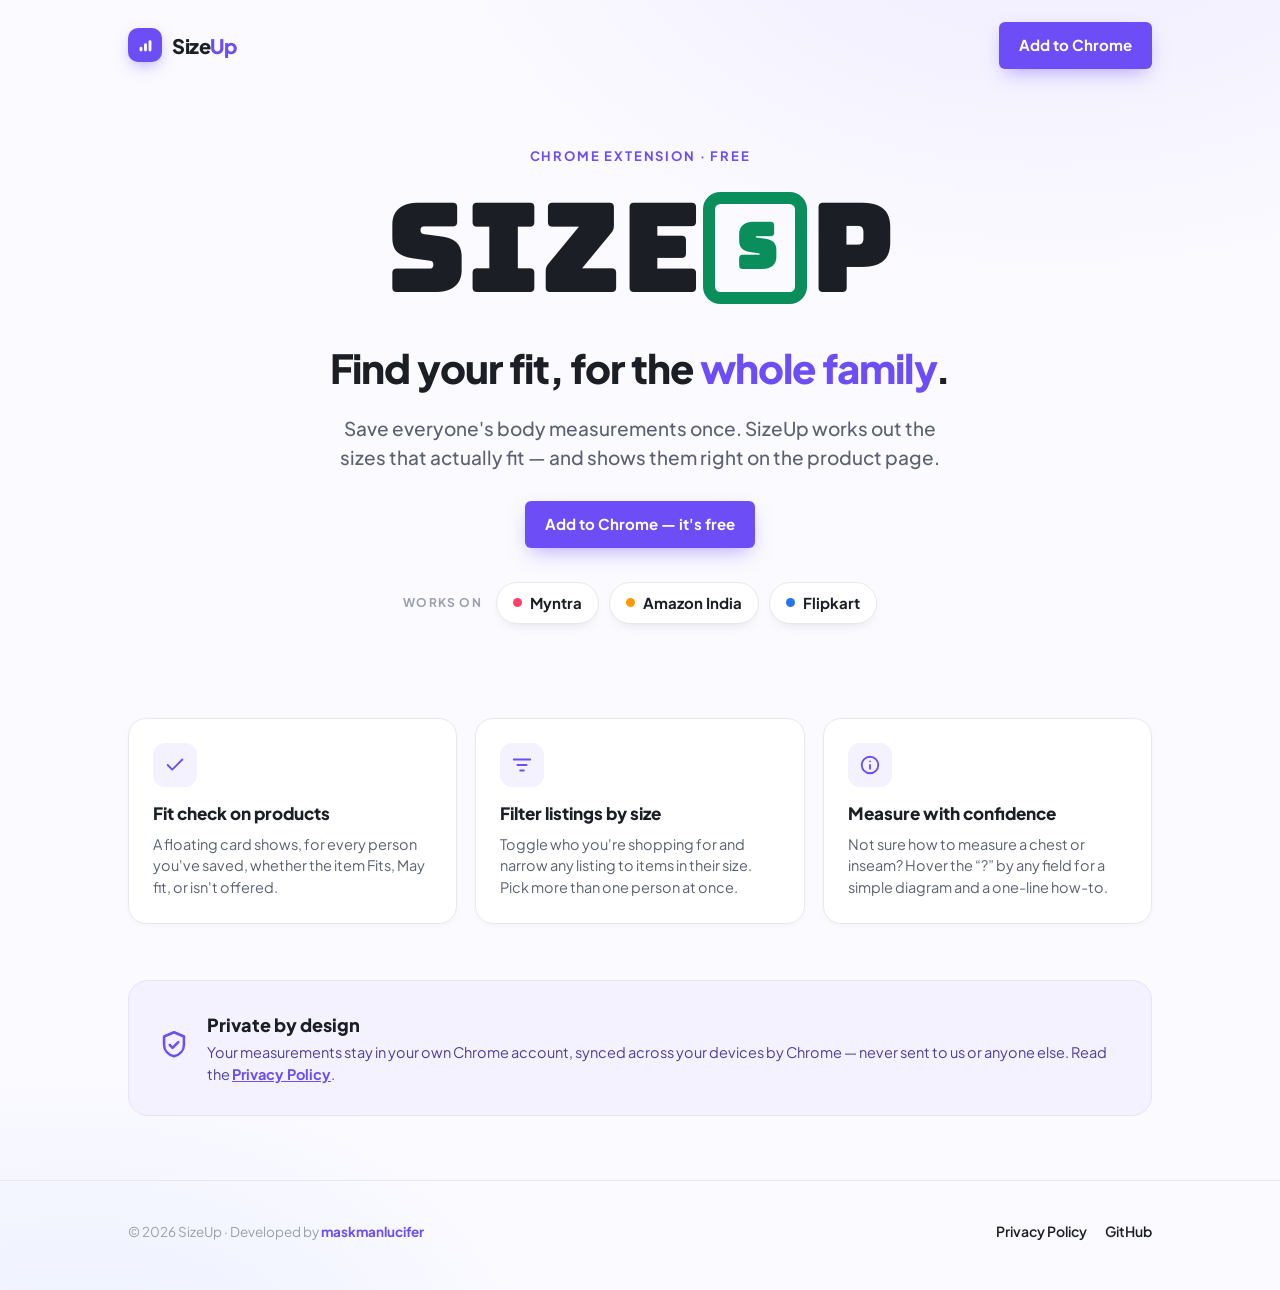
<file: index.html>
<!DOCTYPE html>
<html lang="en">
<head>
<meta charset="utf-8">
<meta name="viewport" content="width=device-width, initial-scale=1">
<title>SizeUp — Find your fit on Myntra, Amazon India & Flipkart</title>
<meta name="description" content="Save your family's measurements once. SizeUp shows which sizes actually fit on Myntra, Amazon India & Flipkart — right on the product page.">
<link rel="icon" href="assets/icon.png">
<meta property="og:title" content="SizeUp — Find your fit, for the whole family">
<meta property="og:description" content="Save your family's measurements once. SizeUp shows which sizes fit on Myntra, Amazon India & Flipkart.">
<meta property="og:image" content="assets/og.png">
<meta property="og:type" content="website">
<link rel="preconnect" href="https://fonts.googleapis.com">
<link rel="preconnect" href="https://fonts.gstatic.com" crossorigin>
<link href="https://fonts.googleapis.com/css2?family=Bungee&family=Plus+Jakarta+Sans:wght@400;500;600;700;800&display=swap" rel="stylesheet">
<link rel="stylesheet" href="styles.css">
</head>
<body>

<div class="wrap">
  <nav>
    <a class="logo" href="./">
      <span class="mark"><svg width="19" height="19" viewBox="0 0 16 16"><g fill="#fff"><rect x="3" y="9" width="2.4" height="4" rx="1.2"/><rect x="6.8" y="6" width="2.4" height="7" rx="1.2"/><rect x="10.6" y="3.5" width="2.4" height="9.5" rx="1.2"/></g></svg></span>
      <span class="name">Size<span>Up</span></span>
    </a>
    <a class="btn btn-primary" href="https://chromewebstore.google.com/detail/dhccpndofjkfndmjdfcfkgndlhmgnmog" target="_blank" rel="noopener">Add to Chrome</a>
  </nav>

  <!-- ── Hero ── -->
  <section class="hero">
    <div class="eyebrow">Chrome extension · Free</div>

    <div class="brand" aria-label="SizeUp">
      <span>Size</span>
      <span class="ubox" aria-hidden="true">
        <span class="uwin">
          <span class="ureel">
            <span>S</span>
            <span>M</span>
            <span>L</span>
            <span>S</span>
          </span>
        </span>
      </span>
      <span>p</span>
    </div>

    <h1 class="headline">Find your fit, for the <span class="accent">whole family</span>.</h1>
    <p class="sub">Save everyone's body measurements once. SizeUp works out the sizes that actually fit — and shows them right on the product page.</p>

    <div class="cta" id="get">
      <a class="btn btn-primary" href="https://chromewebstore.google.com/detail/dhccpndofjkfndmjdfcfkgndlhmgnmog" target="_blank" rel="noopener">Add to Chrome — it's free</a>
    </div>

    <div class="works">
      <span class="works-label">Works on</span>
      <div class="pills">
        <span class="pill"><span class="dot" style="background:#FF3F6C"></span>Myntra</span>
        <span class="pill"><span class="dot" style="background:#FF9900"></span>Amazon India</span>
        <span class="pill"><span class="dot" style="background:#2874F0"></span>Flipkart</span>
      </div>
    </div>
  </section>

  <!-- ── Features ── -->
  <section class="features" id="how">
    <div class="grid">
      <div class="card">
        <div class="ic"><svg width="22" height="22" viewBox="0 0 24 24" fill="none" stroke="#6C4DF6" stroke-width="2" stroke-linecap="round" stroke-linejoin="round"><path d="M20 6 9 17l-5-5"/></svg></div>
        <h3>Fit check on products</h3>
        <p>A floating card shows, for every person you've saved, whether the item Fits, May fit, or isn't offered.</p>
      </div>
      <div class="card">
        <div class="ic"><svg width="22" height="22" viewBox="0 0 24 24" fill="none" stroke="#6C4DF6" stroke-width="2" stroke-linecap="round" stroke-linejoin="round"><path d="M3 6h18M7 12h10M10 18h4"/></svg></div>
        <h3>Filter listings by size</h3>
        <p>Toggle who you're shopping for and narrow any listing to items in their size. Pick more than one person at once.</p>
      </div>
      <div class="card">
        <div class="ic"><svg width="22" height="22" viewBox="0 0 24 24" fill="none" stroke="#6C4DF6" stroke-width="2" stroke-linecap="round" stroke-linejoin="round"><circle cx="12" cy="12" r="9"/><path d="M12 16v-4M12 8h.01"/></svg></div>
        <h3>Measure with confidence</h3>
        <p>Not sure how to measure a chest or inseam? Hover the “?” by any field for a simple diagram and a one-line how-to.</p>
      </div>
    </div>

    <div class="privacy-strip">
      <span class="ic"><svg width="34" height="34" viewBox="0 0 24 24" fill="none" stroke="#6C4DF6" stroke-width="1.8" stroke-linecap="round" stroke-linejoin="round"><path d="M12 3l7 3v6c0 4-3 7-7 8-4-1-7-4-7-8V6Z"/><path d="M9 12l2 2 4-4"/></svg></span>
      <div>
        <h3>Private by design</h3>
        <p>Your measurements stay in your own Chrome account, synced across your devices by Chrome — never sent to us or anyone else. Read the <a href="privacy-policy/">Privacy Policy</a>.</p>
      </div>
    </div>
  </section>
</div>

<footer>
  <div class="wrap foot-row">
    <span class="muted">© 2026 SizeUp · Developed by <a href="https://maskmanlucifer.github.io/lucifer/" target="_blank" rel="noopener">maskmanlucifer</a></span>
    <div class="foot-links">
      <a href="privacy-policy/">Privacy Policy</a>
      <a href="https://github.com/maskmanlucifer/sizeup">GitHub</a>
    </div>
  </div>
</footer>

</body>
</html>
</file>
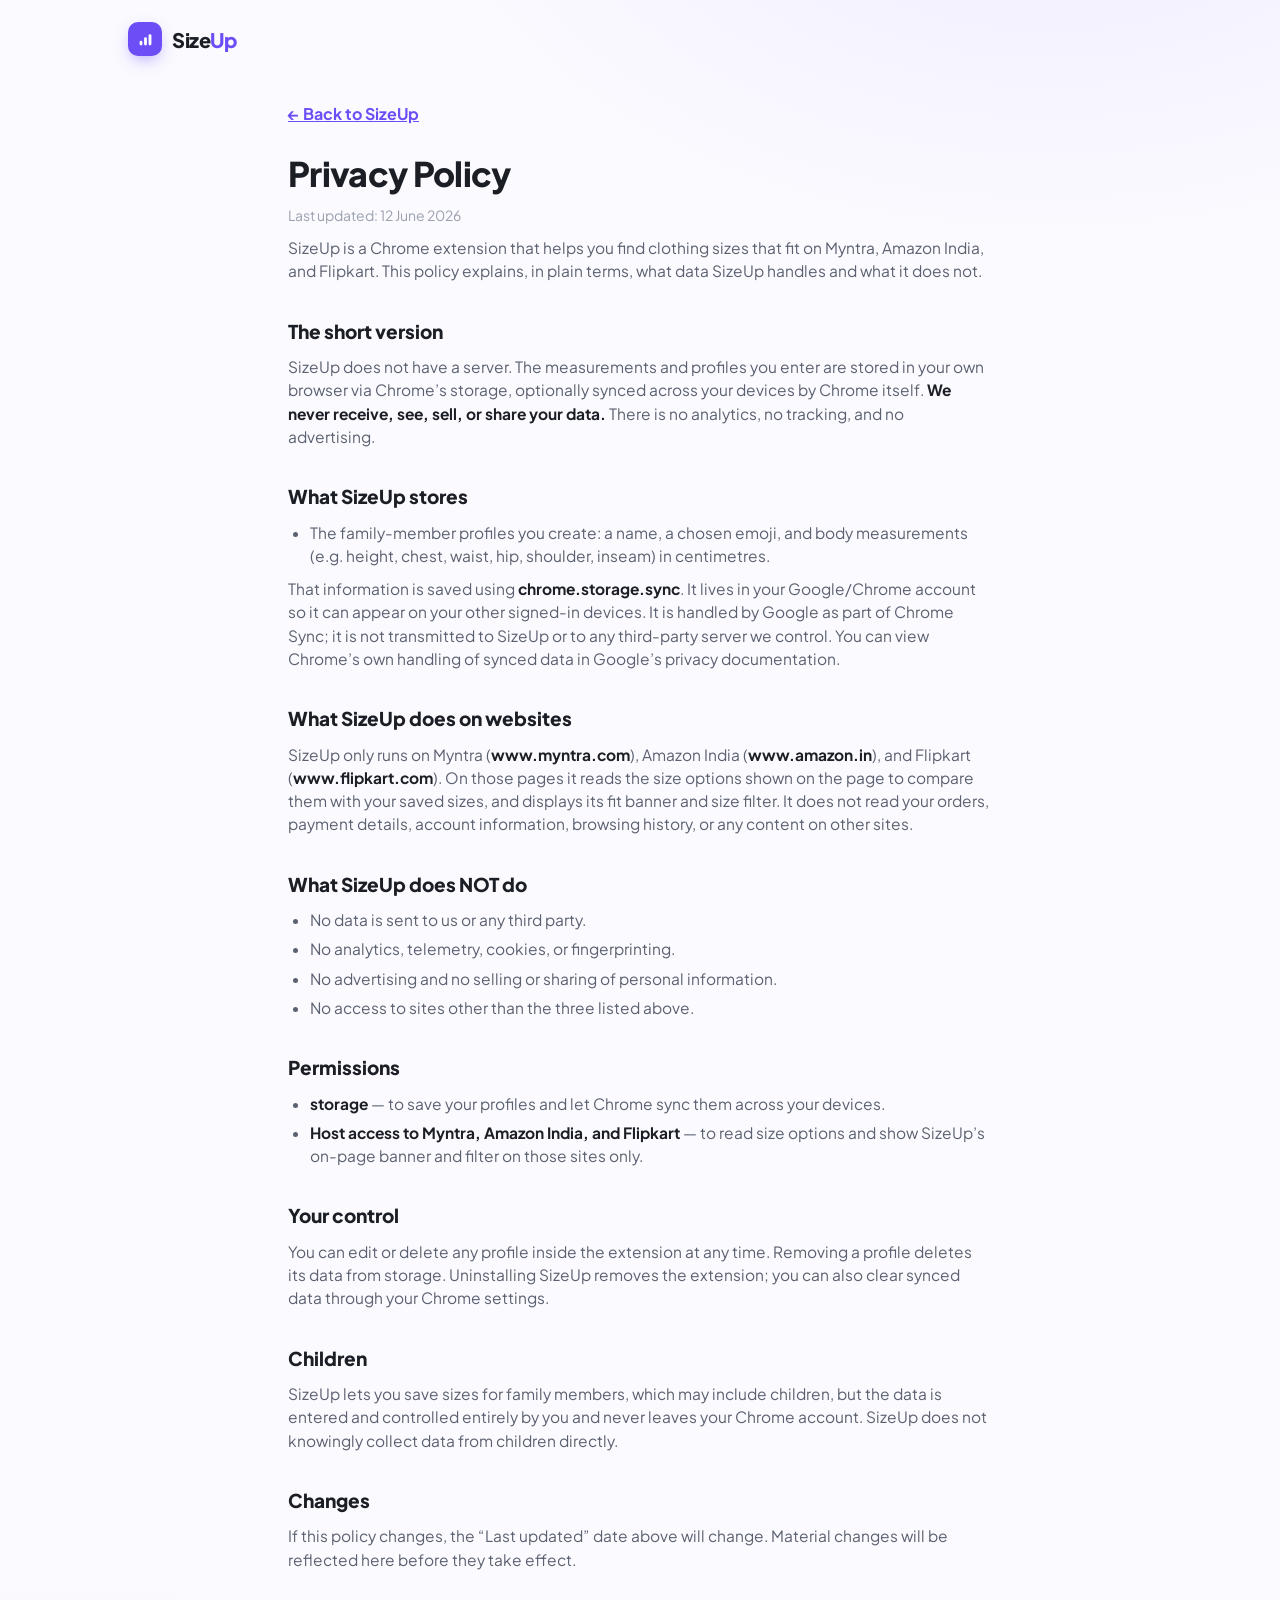
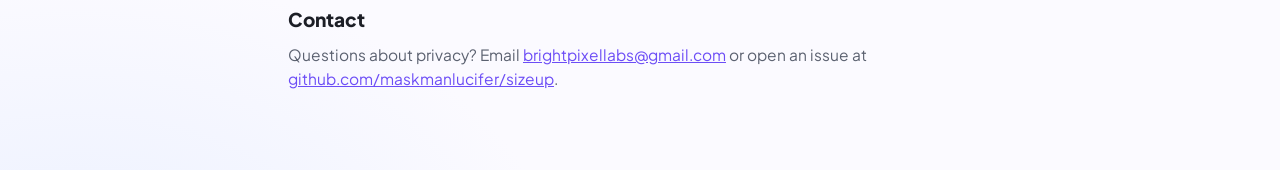
<file: privacy-policy/index.html>
<!DOCTYPE html>
<html lang="en">
<head>
<meta charset="utf-8">
<meta name="viewport" content="width=device-width, initial-scale=1">
<title>Privacy Policy — SizeUp</title>
<meta name="description" content="SizeUp privacy policy. Your measurements stay in your own Chrome account and are never sent to us or any third party.">
<link rel="icon" href="../assets/icon.png">
<link rel="preconnect" href="https://fonts.googleapis.com">
<link rel="preconnect" href="https://fonts.gstatic.com" crossorigin>
<link href="https://fonts.googleapis.com/css2?family=Bungee&family=Plus+Jakarta+Sans:wght@400;500;600;700;800&display=swap" rel="stylesheet">
<link rel="stylesheet" href="../styles.css">
</head>
<body>

<div class="wrap">
  <nav>
    <a class="logo" href="../">
      <span class="mark"><svg width="19" height="19" viewBox="0 0 16 16"><g fill="#fff"><rect x="3" y="9" width="2.4" height="4" rx="1.2"/><rect x="6.8" y="6" width="2.4" height="7" rx="1.2"/><rect x="10.6" y="3.5" width="2.4" height="9.5" rx="1.2"/></g></svg></span>
      <span class="name">Size<span>Up</span></span>
    </a>
  </nav>
</div>

<main class="doc">
  <a class="back" href="../">← Back to SizeUp</a>
  <h1>Privacy Policy</h1>
  <p class="updated">Last updated: 12 June 2026</p>

  <p>SizeUp is a Chrome extension that helps you find clothing sizes that fit on Myntra, Amazon India, and Flipkart. This policy explains, in plain terms, what data SizeUp handles and what it does not.</p>

  <h2>The short version</h2>
  <p>SizeUp does not have a server. The measurements and profiles you enter are stored in your own browser via Chrome’s storage, optionally synced across your devices by Chrome itself. <strong>We never receive, see, sell, or share your data.</strong> There is no analytics, no tracking, and no advertising.</p>

  <h2>What SizeUp stores</h2>
  <ul>
    <li>The family-member profiles you create: a name, a chosen emoji, and body measurements (e.g. height, chest, waist, hip, shoulder, inseam) in centimetres.</li>
  </ul>
  <p>That information is saved using <strong>chrome.storage.sync</strong>. It lives in your Google/Chrome account so it can appear on your other signed-in devices. It is handled by Google as part of Chrome Sync; it is not transmitted to SizeUp or to any third-party server we control. You can view Chrome’s own handling of synced data in Google’s privacy documentation.</p>

  <h2>What SizeUp does on websites</h2>
  <p>SizeUp only runs on Myntra (<strong>www.myntra.com</strong>), Amazon India (<strong>www.amazon.in</strong>), and Flipkart (<strong>www.flipkart.com</strong>). On those pages it reads the size options shown on the page to compare them with your saved sizes, and displays its fit banner and size filter. It does not read your orders, payment details, account information, browsing history, or any content on other sites.</p>

  <h2>What SizeUp does NOT do</h2>
  <ul>
    <li>No data is sent to us or any third party.</li>
    <li>No analytics, telemetry, cookies, or fingerprinting.</li>
    <li>No advertising and no selling or sharing of personal information.</li>
    <li>No access to sites other than the three listed above.</li>
  </ul>

  <h2>Permissions</h2>
  <ul>
    <li><strong>storage</strong> — to save your profiles and let Chrome sync them across your devices.</li>
    <li><strong>Host access to Myntra, Amazon India, and Flipkart</strong> — to read size options and show SizeUp’s on-page banner and filter on those sites only.</li>
  </ul>

  <h2>Your control</h2>
  <p>You can edit or delete any profile inside the extension at any time. Removing a profile deletes its data from storage. Uninstalling SizeUp removes the extension; you can also clear synced data through your Chrome settings.</p>

  <h2>Children</h2>
  <p>SizeUp lets you save sizes for family members, which may include children, but the data is entered and controlled entirely by you and never leaves your Chrome account. SizeUp does not knowingly collect data from children directly.</p>

  <h2>Changes</h2>
  <p>If this policy changes, the “Last updated” date above will change. Material changes will be reflected here before they take effect.</p>

  <h2>Contact</h2>
  <p>Questions about privacy? Email <a href="mailto:brightpixellabs@gmail.com">brightpixellabs@gmail.com</a> or open an issue at <a href="https://github.com/maskmanlucifer/sizeup">github.com/maskmanlucifer/sizeup</a>.</p>
</main>

</body>
</html>
</file>
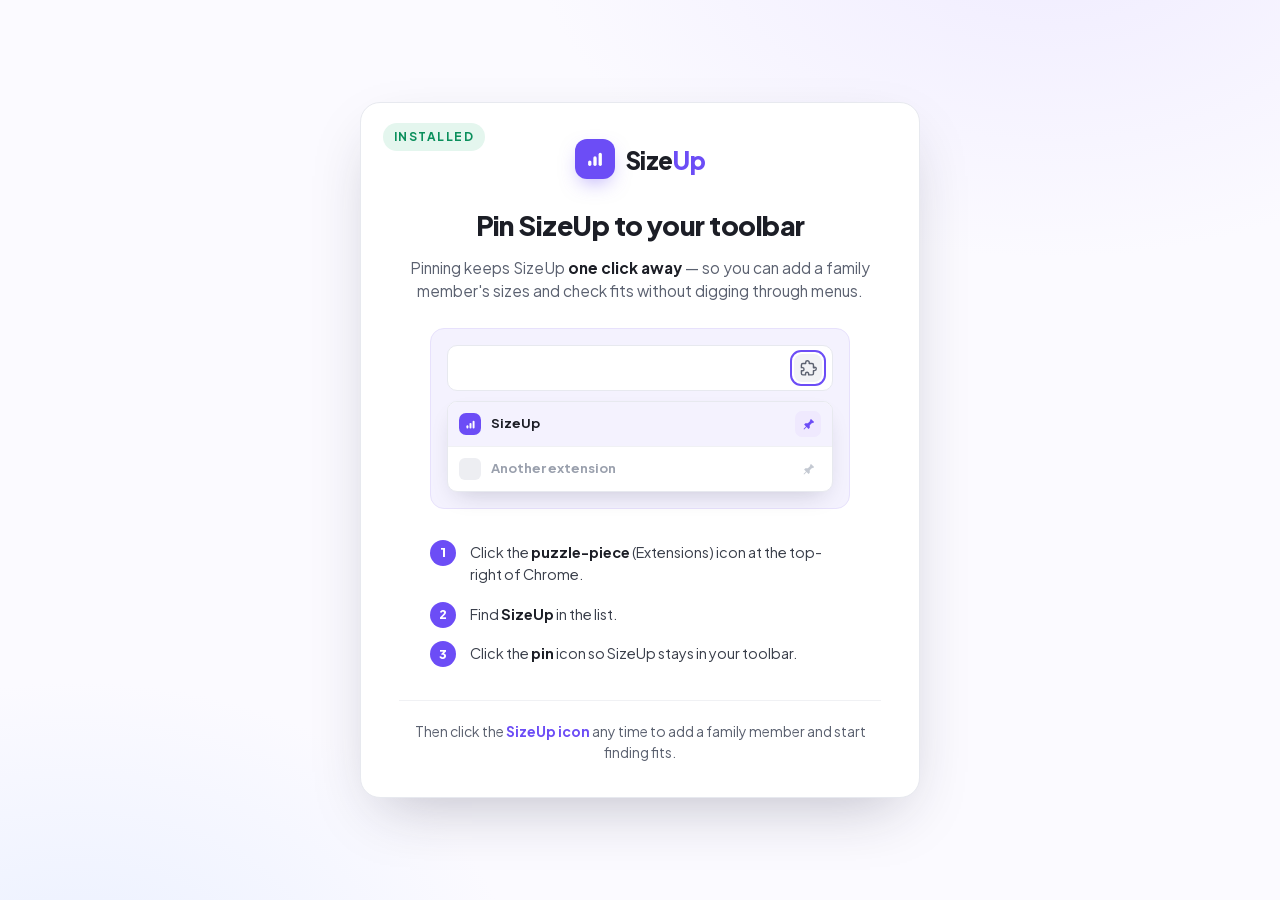
<file: onboarding/welcome.html>
<!DOCTYPE html>
<html lang="en">
<head>
<meta charset="utf-8">
<meta name="viewport" content="width=device-width, initial-scale=1">
<title>Welcome to SizeUp</title>
<style>
  @font-face {
    font-family: 'Plus Jakarta Sans';
    font-weight: 400 800;
    font-display: swap;
    src: url('../popup/fonts/plus-jakarta-sans-latin.woff2') format('woff2');
  }
  * { margin: 0; padding: 0; box-sizing: border-box; }
  body {
    font-family: 'Plus Jakarta Sans', -apple-system, BlinkMacSystemFont, system-ui, sans-serif;
    color: #1C1E26; -webkit-font-smoothing: antialiased; line-height: 1.5;
    min-height: 100vh; display: flex; align-items: center; justify-content: center;
    padding: 40px 24px;
    background:
      radial-gradient(900px 600px at 82% -10%, #EFEBFF 0%, rgba(239,235,255,0) 58%),
      radial-gradient(800px 560px at 6% 110%, #EAF0FF 0%, rgba(234,240,255,0) 55%),
      #FBFAFF;
  }
  .card {
    width: 100%; max-width: 560px; background: #fff; position: relative;
    border: 1px solid #E7E9EF; border-radius: 20px;
    box-shadow: 0 24px 60px -20px rgba(28,28,55,.28);
    padding: 36px 38px 34px; text-align: center;
  }
  .logo { display: inline-flex; align-items: center; gap: 11px; margin-bottom: 26px; }
  .mark {
    width: 40px; height: 40px; border-radius: 12px; background: #6C4DF6;
    display: flex; align-items: center; justify-content: center;
    box-shadow: 0 8px 20px -6px rgba(108,77,246,.5);
  }
  .word { font-size: 24px; font-weight: 800; letter-spacing: -.02em; line-height: 1; position: relative; top: 1px; }
  .word span { color: #6C4DF6; }

  .badge {
    position: absolute; top: 20px; left: 22px;
    display: inline-block; font-size: 12px; font-weight: 700; letter-spacing: .12em;
    text-transform: uppercase; color: #0A8F5C; background: #E4F6EE;
    padding: 5px 11px; border-radius: 999px;
  }
  h1 { font-size: 27px; font-weight: 800; letter-spacing: -.02em; }
  .lead { font-size: 15.5px; color: #5B6170; margin-top: 10px; }
  .lead b { color: #1C1E26; }

  /* toolbar mock */
  .mock {
    margin: 26px auto 4px; max-width: 420px;
    background: #F4F2FE; border: 1px solid #E7E1FC; border-radius: 14px; padding: 16px;
  }
  .mock-bar {
    display: flex; align-items: center; gap: 8px; justify-content: flex-end;
    background: #fff; border: 1px solid #E7E9EF; border-radius: 10px; padding: 8px 10px;
  }
  .ti { width: 28px; height: 28px; border-radius: 8px; display: flex; align-items: center; justify-content: center; color: #9AA0AD; }
  .ti.puzzle { background: #F1F2F5; color: #5B6170; position: relative; }
  .ti.puzzle::after {
    content: ''; position: absolute; inset: -4px; border-radius: 11px;
    border: 2px solid #6C4DF6; animation: pulse 1.6s ease-out infinite;
  }
  @keyframes pulse { 0% { opacity: 1; transform: scale(1); } 100% { opacity: 0; transform: scale(1.35); } }
  .dropdown {
    margin-top: 10px; background: #fff; border: 1px solid #E7E9EF; border-radius: 10px;
    box-shadow: 0 10px 24px -10px rgba(28,28,55,.22); overflow: hidden;
  }
  .drow { display: flex; align-items: center; gap: 10px; padding: 9px 11px; }
  .drow + .drow { border-top: 1px solid #F0F1F4; }
  .drow.active { background: #F4F2FE; }
  .dmark { width: 22px; height: 22px; border-radius: 7px; background: #6C4DF6; display: flex; align-items: center; justify-content: center; flex-shrink: 0; }
  .dname { flex: 1; text-align: left; font-size: 13px; font-weight: 700; }
  .dghost { width: 22px; height: 22px; border-radius: 6px; background: #EDEEF2; }
  .pin {
    width: 26px; height: 26px; border-radius: 7px; display: flex; align-items: center; justify-content: center;
    color: #6C4DF6; background: #EFE9FE;
  }

  ol { text-align: left; max-width: 420px; margin: 24px auto 0; padding: 0; list-style: none; counter-reset: s; }
  ol li { position: relative; padding: 9px 0 9px 40px; font-size: 14.5px; color: #3A3F4B; counter-increment: s; }
  ol li::before {
    content: counter(s); position: absolute; left: 0; top: 7px;
    width: 26px; height: 26px; border-radius: 999px; background: #6C4DF6; color: #fff;
    font-size: 13px; font-weight: 800; display: flex; align-items: center; justify-content: center;
  }
  ol li b { color: #1C1E26; }

  .foot {
    margin-top: 26px; padding-top: 20px; border-top: 1px solid #F0F1F4;
    font-size: 14px; color: #5B6170;
  }
  .foot b { color: #6C4DF6; }
</style>
</head>
<body>
  <div class="card">
    <div class="logo">
      <span class="mark"><svg width="22" height="22" viewBox="0 0 16 16"><g fill="#fff"><rect x="3" y="9" width="2.4" height="4" rx="1.2"/><rect x="6.8" y="6" width="2.4" height="7" rx="1.2"/><rect x="10.6" y="3.5" width="2.4" height="9.5" rx="1.2"/></g></svg></span>
      <span class="word">Size<span>Up</span></span>
    </div>

    <div class="badge">Installed</div>
    <h1>Pin SizeUp to your toolbar</h1>
    <p class="lead">Pinning keeps SizeUp <b>one click away</b> — so you can add a family member's sizes and check fits without digging through menus.</p>

    <!-- toolbar / pin mock -->
    <div class="mock">
      <div class="mock-bar">
        <div class="ti puzzle" title="Extensions">
          <svg width="17" height="17" viewBox="0 0 24 24" fill="none" stroke="currentColor" stroke-width="2" stroke-linecap="round" stroke-linejoin="round"><path d="M20.5 11H19V7a2 2 0 0 0-2-2h-4V3.5a2.5 2.5 0 0 0-5 0V5H4a2 2 0 0 0-2 2v3.8h1.5a2.2 2.2 0 1 1 0 4.4H2V19a2 2 0 0 0 2 2h3.8v-1.5a2.2 2.2 0 1 1 4.4 0V21H17a2 2 0 0 0 2-2v-4h1.5a2.5 2.5 0 0 0 0-5Z"/></svg>
        </div>
      </div>
      <div class="dropdown">
        <div class="drow active">
          <span class="dmark"><svg width="13" height="13" viewBox="0 0 16 16"><g fill="#fff"><rect x="3" y="9" width="2.4" height="4" rx="1.2"/><rect x="6.8" y="6" width="2.4" height="7" rx="1.2"/><rect x="10.6" y="3.5" width="2.4" height="9.5" rx="1.2"/></g></svg></span>
          <span class="dname">SizeUp</span>
          <span class="pin" title="Pin">
            <svg width="15" height="15" viewBox="0 0 24 24" fill="currentColor"><path d="M16 3l5 5-2 2-1-1-4 4v4l-2 2-3-3-4 4-1-1 4-4-3-3 2-2h4l4-4-1-1 2-2z"/></svg>
          </span>
        </div>
        <div class="drow">
          <span class="dghost"></span>
          <span class="dname" style="color:#9AA0AD">Another extension</span>
          <span class="pin" style="background:transparent;color:#C4C9D2"><svg width="15" height="15" viewBox="0 0 24 24" fill="currentColor"><path d="M16 3l5 5-2 2-1-1-4 4v4l-2 2-3-3-4 4-1-1 4-4-3-3 2-2h4l4-4-1-1 2-2z"/></svg></span>
        </div>
      </div>
    </div>

    <ol>
      <li>Click the <b>puzzle-piece</b> (Extensions) icon at the top-right of Chrome.</li>
      <li>Find <b>SizeUp</b> in the list.</li>
      <li>Click the <b>pin</b> icon so SizeUp stays in your toolbar.</li>
    </ol>

    <div class="foot">Then click the <b>SizeUp icon</b> any time to add a family member and start finding fits.</div>
  </div>
</body>
</html>
</file>
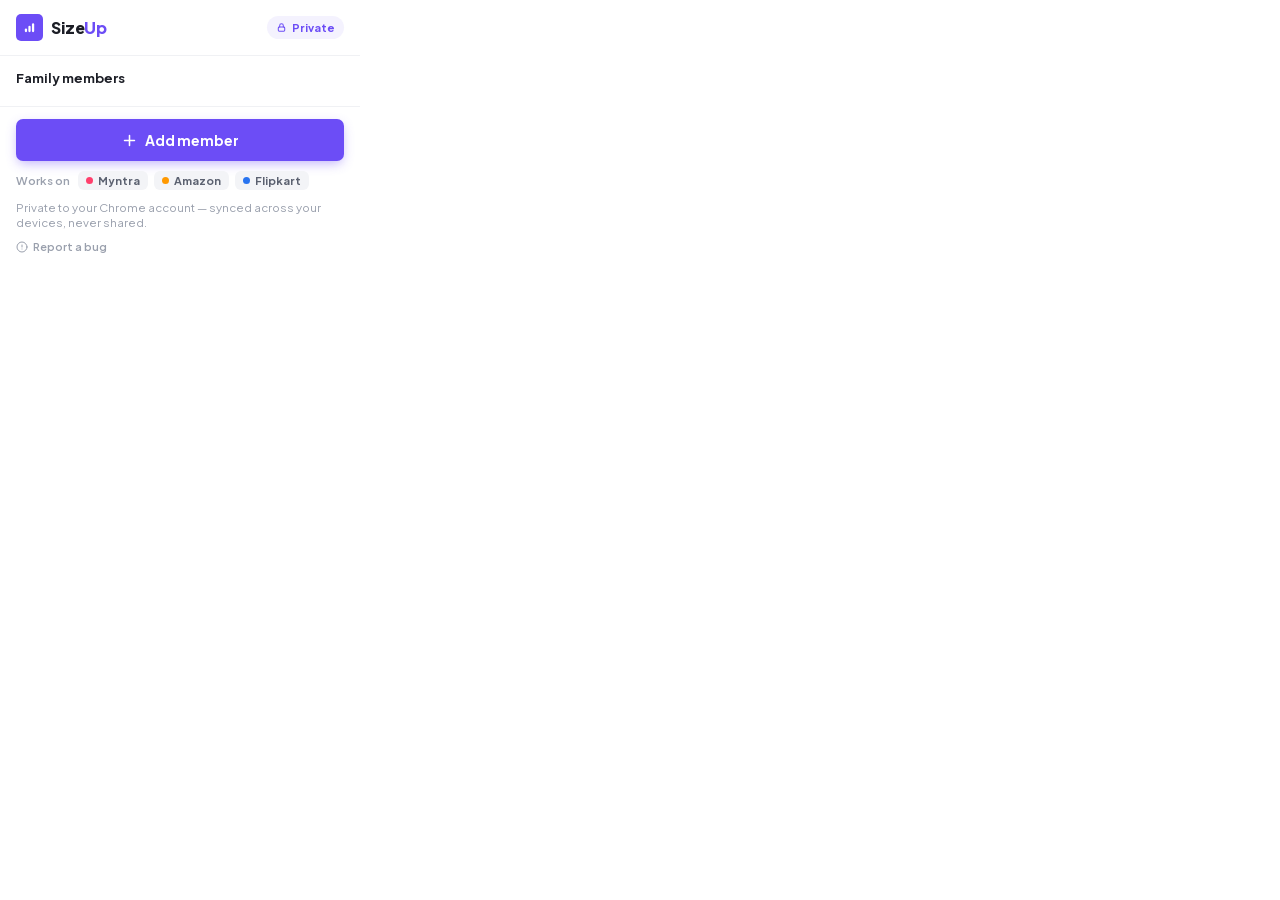
<file: popup/popup.html>
<!DOCTYPE html>
<html lang="en">
<head>
  <meta charset="UTF-8" />
  <meta name="viewport" content="width=device-width, initial-scale=1.0" />
  <title>SizeUp</title>
  <link rel="stylesheet" href="popup.css" />
</head>
<body>

  <!-- ── Home view ─────────────────────────────────────────────────────── -->
  <div id="view-home" class="view">

    <header class="header">
      <div class="logo">
        <div class="logo-icon-wrap">
          <svg width="15" height="15" viewBox="0 0 16 16"><g fill="#fff"><rect x="3" y="9" width="2.4" height="4" rx="1.2"/><rect x="6.8" y="6" width="2.4" height="7" rx="1.2"/><rect x="10.6" y="3.5" width="2.4" height="9.5" rx="1.2"/></g></svg>
        </div>
        <span class="logo-text">Size<span class="logo-up">Up</span></span>
      </div>
      <div class="badge-private">
        <svg width="11" height="11" viewBox="0 0 24 24" fill="none" stroke="currentColor" stroke-width="2.2" stroke-linecap="round" stroke-linejoin="round"><rect x="5" y="11" width="14" height="9" rx="2"/><path d="M8 11V8a4 4 0 0 1 8 0v3"/></svg>
        Private
      </div>
    </header>

    <div class="section">
      <div class="section-label-row">
        <span class="section-label">Family members</span>
        <span id="member-count" class="member-count" hidden></span>
      </div>
      <div id="members-list" class="members-list"></div>
      <div id="empty-state" class="empty-state" hidden>
        <div class="empty-icon">
          <svg width="42" height="42" viewBox="0 0 16 16"><g fill="#6C4DF6"><rect x="3" y="9" width="2.4" height="4" rx="1.2"/><rect x="6.8" y="6" width="2.4" height="7" rx="1.2"/><rect x="10.6" y="3.5" width="2.4" height="9.5" rx="1.2"/></g></svg>
        </div>
        <h3 class="empty-title">No one added yet</h3>
        <p class="empty-sub">Add someone to start filtering shops by their size — sizes are worked out for you.</p>
        <button id="btn-add-empty" class="btn btn-primary btn-full">
          <svg width="17" height="17" viewBox="0 0 24 24" fill="none" stroke="currentColor" stroke-width="2.2" stroke-linecap="round"><path d="M12 5v14M5 12h14"/></svg>
          Add your first member
        </button>
      </div>
    </div>

    <div class="footer">
      <button id="btn-add" class="btn btn-primary btn-full">
        <svg width="17" height="17" viewBox="0 0 24 24" fill="none" stroke="currentColor" stroke-width="2.2" stroke-linecap="round"><path d="M12 5v14M5 12h14"/></svg>
        Add member
      </button>
      <div class="supported">
        <span class="supported-label">Works on</span>
        <div class="site-chips">
          <span class="site-chip"><i class="dot" style="background:#FF3F6C"></i>Myntra</span>
          <span class="site-chip"><i class="dot" style="background:#FF9900"></i>Amazon</span>
          <span class="site-chip"><i class="dot" style="background:#2874F0"></i>Flipkart</span>
        </div>
      </div>
      <div class="privacy-note">
        Private to your Chrome account — synced across your devices, never shared.
      </div>
      <a class="bug-report-link" href="mailto:brightpixellabs@gmail.com?subject=SizeUp%20Bug%20Report" target="_blank">
        <svg width="12" height="12" viewBox="0 0 24 24" fill="none" stroke="currentColor" stroke-width="2" stroke-linecap="round" stroke-linejoin="round"><circle cx="12" cy="12" r="10"/><path d="M12 8v4M12 16h.01"/></svg>
        Report a bug
      </a>
    </div>
  </div>

  <!-- ── Add / Edit view ───────────────────────────────────────────────── -->
  <div id="view-form" class="view" hidden>

    <header class="header header-form">
      <button id="btn-back" class="btn-icon-ghost" title="Back" type="button">
        <svg width="18" height="18" viewBox="0 0 24 24" fill="none" stroke="currentColor" stroke-width="2" stroke-linecap="round" stroke-linejoin="round"><path d="M15 18l-6-6 6-6"/></svg>
      </button>
      <span id="form-title" class="form-header-title">Add member</span>
    </header>

    <div class="form-body sz-scroll">
      <input type="hidden" id="field-id" />

      <!-- Name + avatar -->
      <label class="label" for="field-name">Name</label>
      <div class="name-row">
        <div id="preview-avatar" class="name-avatar">🌸</div>
        <input id="field-name" class="input name-input" type="text" placeholder="e.g. Priya" autocomplete="off" />
      </div>

      <!-- Emoji picker -->
      <div class="emoji-picker" id="emoji-picker">
        <button class="emoji-btn active" data-emoji="🌸" type="button">🌸</button>
        <button class="emoji-btn" data-emoji="🦋" type="button">🦋</button>
        <button class="emoji-btn" data-emoji="⭐" type="button">⭐</button>
        <button class="emoji-btn" data-emoji="🌵" type="button">🌵</button>
        <button class="emoji-btn" data-emoji="🦊" type="button">🦊</button>
        <button class="emoji-btn" data-emoji="🍀" type="button">🍀</button>
      </div>

      <!-- Gender -->
      <label class="label" style="margin-top:16px;">Gender</label>
      <div class="segmented-ctrl" id="gender-ctrl">
        <button class="seg-btn active" data-gender="female" type="button">Female</button>
        <button class="seg-btn" data-gender="male" type="button">Male</button>
      </div>

      <!-- Adults / Kids tabs -->
      <div class="form-tabs" id="form-tabs">
        <button class="form-tab active" data-kind="adult" type="button">Adults</button>
        <button class="form-tab" data-kind="kid" type="button">Kids</button>
      </div>

      <!-- ADULT: measurements -->
      <div id="adult-section">
        <div class="measure-note">
          <svg width="15" height="15" viewBox="0 0 24 24" fill="none" stroke="#6C4DF6" stroke-width="2" stroke-linecap="round" stroke-linejoin="round"><circle cx="12" cy="12" r="9"/><path d="M12 16v-4M12 8h.01"/></svg>
          <span>Enter <strong>body measurements</strong>, not clothing label sizes. Use a soft tape, in cm.</span>
        </div>
        <div class="fields" id="fields"></div>
        <div id="measure-warn" class="warn-box" hidden></div>
      </div>

      <!-- KIDS: age / dob -->
      <div id="kid-section" hidden>
        <div class="kid-note">
          <svg width="15" height="15" viewBox="0 0 24 24" fill="none" stroke="#6C4DF6" stroke-width="2" stroke-linecap="round" stroke-linejoin="round"><circle cx="12" cy="12" r="9"/><path d="M12 16v-4M12 8h.01"/></svg>
          <span>For kids we size by <strong>age</strong>, not body measurements — clothing is sold in age bands.</span>
        </div>

        <label class="label" style="margin-top:16px;">Tell us their age by</label>
        <div class="segmented-ctrl" id="kid-mode-ctrl">
          <button class="seg-btn active" data-mode="age" type="button">Age</button>
          <button class="seg-btn" data-mode="dob" type="button">Date of birth</button>
        </div>

        <div id="kid-age-wrap" style="margin-top:14px;">
          <label class="label" for="field-age">Age</label>
          <div class="frow-input-wrap">
            <input id="field-age" class="frow-input" type="number" inputmode="numeric" placeholder="e.g. 8" />
            <span class="frow-unit">years</span>
          </div>
        </div>

        <div id="kid-dob-wrap" style="margin-top:14px;" hidden>
          <label class="label" for="field-dob">Date of birth</label>
          <input id="field-dob" class="input" type="date" />
          <div id="dob-note" class="dob-note" hidden>
            <svg width="14" height="14" viewBox="0 0 24 24" fill="none" stroke="#0A8F5C" stroke-width="2.2" stroke-linecap="round" stroke-linejoin="round"><path d="M12 8V4M5 12H3m18 0h-2M12 22v-4"/><circle cx="12" cy="12" r="4.5"/></svg>
            <span id="dob-note-text"></span>
          </div>
        </div>
      </div>
    </div>

    <!-- Sticky footer: suggested sizes + actions -->
    <div class="form-footer">
      <div class="suggested-head">
        <span class="suggested-label">Suggested sizes</span>
      </div>
      <!-- Adult tiles -->
      <div id="adult-tiles" class="suggested-tiles">
        <div class="tile"><div class="tile-cap">TOPS</div><div class="tile-val" id="der-top">—</div></div>
        <div class="tile"><div class="tile-cap">WAIST</div><div class="tile-val" id="der-waist">—</div></div>
        <div class="tile"><div class="tile-cap">HIP</div><div class="tile-val" id="der-hip">—</div></div>
      </div>
      <!-- Kid tiles -->
      <div id="kid-tiles" class="suggested-tiles" hidden>
        <div class="tile"><div class="tile-cap">AGE</div><div class="tile-val" id="der-kid-age">—</div></div>
        <div class="tile tile-wide"><div class="tile-cap">CLOTHING SIZE</div><div class="tile-val" id="der-kid-size">—</div></div>
      </div>
      <div class="form-actions">
        <button id="btn-cancel" class="btn btn-secondary" type="button">Cancel</button>
        <button id="btn-save" class="btn btn-primary btn-full" type="button">Save member</button>
      </div>
    </div>

  </div>

  <!-- toast -->
  <div id="toast" class="toast" hidden>
    <svg width="16" height="16" viewBox="0 0 24 24" fill="none" stroke="#8BE6B6" stroke-width="2.6" stroke-linecap="round" stroke-linejoin="round"><path d="M5 13l4 4L19 7"/></svg>
    <span id="toast-text"></span>
  </div>

  <script src="../utils/size-charts.js"></script>
  <script src="../utils/storage.js"></script>
  <script src="popup.js"></script>
</body>
</html>
</file>
<file: styles.css>
:root {
  --boxy-fallback: 'Plus Jakarta Sans', -apple-system, system-ui, sans-serif;
  --accent: #6C4DF6;
  --accent-dark: #5B3DE0;
  --accent-soft: #F4F2FE;
  --ink: #1C1E26;
  --secondary: #5B6170;
  --muted: #9AA0AD;
  --border: #E7E9EF;
  --canvas: #FBFAFF;
  --green: #0A8F5C;
  --amber: #B5710A;
  --red: #D94A4A;
  --maxw: 1080px;
}

* { margin: 0; padding: 0; box-sizing: border-box; }

html { scroll-behavior: smooth; }

body {
  font-family: 'Plus Jakarta Sans', -apple-system, BlinkMacSystemFont, 'Segoe UI', system-ui, sans-serif;
  color: var(--ink);
  background:
    radial-gradient(1100px 720px at 82% -10%, #EFEBFF 0%, rgba(239,235,255,0) 58%),
    radial-gradient(900px 620px at 6% 108%, #EAF0FF 0%, rgba(234,240,255,0) 55%),
    var(--canvas);
  -webkit-font-smoothing: antialiased;
  line-height: 1.5;
  min-height: 100vh;
}

a { color: inherit; text-decoration: none; }

.wrap { max-width: var(--maxw); margin: 0 auto; padding: 0 28px; }

/* ── Nav ─────────────────────────────────────────────── */
nav {
  display: flex; align-items: center; justify-content: space-between;
  padding: 22px 0;
}
.logo { display: flex; align-items: center; gap: 10px; }
.logo .mark {
  width: 34px; height: 34px; border-radius: 10px; background: var(--accent);
  display: flex; align-items: center; justify-content: center; flex-shrink: 0;
  box-shadow: 0 6px 16px -4px rgba(108,77,246,.5);
}
.logo .name { font-size: 20px; font-weight: 800; letter-spacing: -.02em; line-height: 1; position: relative; top: 1px; }
.logo .name span { color: var(--accent); }

.btn {
  display: inline-flex; align-items: center; justify-content: center; gap: 8px;
  font-family: inherit; font-weight: 700; font-size: 15px; cursor: pointer;
  border-radius: 6px; padding: 12px 20px; border: none; transition: .14s;
}
.btn-primary { background: var(--accent); color: #fff; box-shadow: 0 8px 20px -6px rgba(108,77,246,.5); }
.btn-primary:hover { background: var(--accent-dark); transform: translateY(-1px); }
.btn-ghost { background: #fff; color: var(--ink); border: 1px solid var(--border); }
.btn-ghost:hover { background: #fff; border-color: #d6d9e2; }

/* ── Hero ────────────────────────────────────────────── */
.hero { text-align: center; padding: 56px 0 30px; }
.eyebrow {
  font-size: 13px; font-weight: 700; letter-spacing: .14em; text-transform: uppercase;
  color: var(--accent); margin-bottom: 26px;
}

/* Animated wordmark: Size + [box reel] + p */
.brand {
  font-family: 'Bungee', var(--boxy-fallback);
  font-size: clamp(54px, 11vw, 124px); letter-spacing: -.01em;
  text-transform: uppercase; line-height: .9;
  display: inline-flex; align-items: center; justify-content: center;
}
.ubox {
  display: inline-flex; align-items: center; justify-content: center;
  border: .1em solid var(--green); color: var(--green);
  border-radius: .14em; margin: 0 .02em;
  vertical-align: -.06em;
  animation: fit 5.2s infinite;
}
.uwin { width: 1.3em; height: 1.42em; overflow: hidden; font-size: .5em; }
.ureel {
  display: flex; flex-direction: column;
  animation: reel 5.2s infinite cubic-bezier(.7,0,.2,1);
}
.ureel span {
  height: 1.42em; display: flex; align-items: center; justify-content: center;
  font-weight: 800; color: currentColor;
}

@keyframes reel {
  0%, 18%   { transform: translateY(0); }        /* S */
  25%, 43%  { transform: translateY(-1.42em); }  /* M */
  50%, 68%  { transform: translateY(-2.84em); }  /* L */
  75%, 100% { transform: translateY(-4.26em); }  /* S (loop seam) */
}
@keyframes fit {
  0%, 18%   { color: var(--green); border-radius: .14em; }  /* S — fits */
  25%, 43%  { color: var(--amber); border-radius: .32em; }  /* M — may fit */
  50%, 68%  { color: var(--red);   border-radius: .46em; }  /* L — snug */
  75%, 100% { color: var(--green); border-radius: .14em; }  /* back to S */
}
@media (prefers-reduced-motion: reduce) {
  .ureel { animation: none; }
  .ubox  { animation: none; color: var(--accent); }
}

.headline { font-size: clamp(26px, 4vw, 40px); font-weight: 800; letter-spacing: -.02em; margin-top: 34px; }
.headline .accent { color: var(--accent); }
.sub {
  font-size: clamp(16px, 2vw, 19px); color: var(--secondary); font-weight: 500;
  max-width: 620px; margin: 16px auto 0;
}
.cta { display: flex; gap: 12px; justify-content: center; flex-wrap: wrap; margin-top: 30px; }

/* supported platforms */
.works { margin-top: 34px; display: flex; align-items: center; justify-content: center; gap: 14px; flex-wrap: wrap; }
.works-label { font-size: 12px; font-weight: 700; letter-spacing: .1em; text-transform: uppercase; color: var(--muted); }
.pills { display: flex; gap: 10px; flex-wrap: wrap; justify-content: center; }
.pill {
  display: inline-flex; align-items: center; gap: 8px; background: #fff;
  border: 1px solid var(--border); border-radius: 999px; padding: 9px 16px;
  font-size: 15px; font-weight: 700; box-shadow: 0 5px 14px -8px rgba(28,28,55,.2);
}
.dot { width: 9px; height: 9px; border-radius: 999px; }

/* ── Features ────────────────────────────────────────── */
.features { padding: 64px 0 24px; }
.grid { display: grid; grid-template-columns: repeat(3, 1fr); gap: 18px; }
.card {
  background: #fff; border: 1px solid var(--border); border-radius: 18px; padding: 24px;
  box-shadow: 0 2px 8px -3px rgba(28,28,55,.06);
}
.card .ic {
  width: 44px; height: 44px; border-radius: 12px; background: var(--accent-soft);
  display: flex; align-items: center; justify-content: center; margin-bottom: 14px;
}
.card h3 { font-size: 17px; font-weight: 800; }
.card p { font-size: 14.5px; color: var(--secondary); margin-top: 7px; }

/* ── Privacy strip ───────────────────────────────────── */
.privacy-strip {
  margin: 56px 0 0; background: var(--accent-soft); border: 1px solid #E7E1FC;
  border-radius: 20px; padding: 30px 28px; display: flex; align-items: center; gap: 16px;
}
.privacy-strip .ic { flex-shrink: 0; }
.privacy-strip h3 { font-size: 18px; font-weight: 800; }
.privacy-strip p { font-size: 14.5px; color: #4B3FA0; margin-top: 4px; }
.privacy-strip a { color: var(--accent); font-weight: 700; text-decoration: underline; }

/* ── Footer ──────────────────────────────────────────── */
footer { padding: 40px 0 48px; margin-top: 40px; border-top: 1px solid var(--border); }
.foot-row { display: flex; align-items: center; justify-content: space-between; flex-wrap: wrap; gap: 12px; }
.foot-row .muted { color: var(--muted); font-size: 13.5px; }
.foot-row .muted a { color: var(--accent); font-weight: 700; }
.foot-row .muted a:hover { text-decoration: underline; }
.foot-links { display: flex; gap: 18px; font-size: 14px; font-weight: 600; }
.foot-links a:hover { color: var(--accent); }

/* ── Policy page ─────────────────────────────────────── */
.doc { max-width: 760px; margin: 0 auto; padding: 24px 28px 80px; }
.doc h1 { font-size: 34px; font-weight: 800; letter-spacing: -.02em; }
.doc .updated { color: var(--muted); font-size: 14px; margin-top: 6px; }
.doc h2 { font-size: 19px; font-weight: 800; margin-top: 34px; }
.doc p, .doc li { font-size: 15.5px; color: var(--secondary); margin-top: 10px; }
.doc ul { margin-top: 10px; padding-left: 22px; }
.doc li { margin-top: 6px; }
.doc strong { color: var(--ink); }
.doc a { color: var(--accent); text-decoration: underline; }
.back { display: inline-flex; align-items: center; gap: 7px; font-weight: 700; color: var(--accent); margin-bottom: 22px; }

@media (max-width: 760px) {
  .grid { grid-template-columns: 1fr; }
  .privacy-strip { flex-direction: column; text-align: center; }
  nav .btn { display: none; }
}
</file>
<file: popup/popup.css>
/* Bundled locally so the popup opens instantly (no render-blocking web fetch).
   Variable latin face covers weights 400–800. */
@font-face {
  font-family: 'Plus Jakarta Sans';
  font-style: normal;
  font-weight: 400 800;
  font-display: swap;
  src: url('fonts/plus-jakarta-sans-latin.woff2') format('woff2');
}

:root {
  --accent:        #6C4DF6;
  --accent-dark:   #5B3DE0;
  --accent-soft:   #F4F2FE;
  --accent-border: #E7E1FC;
  --accent-deep:   #4E33C6;
  --accent-cap:    #8C79E8;
  --ink:           #1C1E26;
  --secondary:     #5B6170;
  --muted:         #9AA0AD;
  --border:        #E7E9EF;
  --divider:       #F0F1F4;
  --card-border:   #EEEFF3;
  --canvas:        #EEF0F4;
  --chip-bg:       #F3F4F7;
  --green:         #0A8F5C;
  --green-bg:      #E4F6EE;
  --amber:         #B5710A;
  --amber-bg:      #FDF1E0;
  --red:           #D94A4A;
  --radius-input:  6px;
  --radius-card:   9px;
  --radius-popup:  12px;
}

*, *::before, *::after { box-sizing: border-box; margin: 0; padding: 0; }

html { color-scheme: light; background: #fff; border: 0; outline: 0; overflow: hidden; }

body {
  width: 360px;
  font-family: 'Plus Jakarta Sans', -apple-system, BlinkMacSystemFont, 'Segoe UI', system-ui, sans-serif;
  font-size: 14px;
  color: var(--ink);
  background: #fff;
  border: 0; outline: 0; overflow: hidden;
  -webkit-font-smoothing: antialiased;
}

.view { display: flex; flex-direction: column; }
[hidden] { display: none !important; }

/* Custom scrollbar — applies to every scroller in the popup */
::-webkit-scrollbar { width: 8px; height: 8px; }
::-webkit-scrollbar-thumb { background: #D7DAE2; border-radius: 99px; border: 2px solid #fff; }
::-webkit-scrollbar-thumb:hover { background: #C2C6D0; }
::-webkit-scrollbar-track { background: transparent; }

input[type=number]::-webkit-outer-spin-button,
input[type=number]::-webkit-inner-spin-button { -webkit-appearance: none; margin: 0; }
input[type=number] { -moz-appearance: textfield; }

@keyframes tipIn { from { opacity: 0; transform: translateY(-4px); } to { opacity: 1; transform: translateY(0); } }
@keyframes toastIn { from { opacity: 0; transform: translateY(6px); } to { opacity: 1; transform: translateY(0); } }

/* ── Header ────────────────────────────────────────────────────────────── */
.header {
  display: flex; align-items: center; justify-content: space-between;
  padding: 14px 16px;
  background: #fff;
  border-bottom: 1px solid var(--divider);
}

.logo { display: flex; align-items: center; gap: 8px; }

.logo-icon-wrap {
  width: 27px; height: 27px;
  background: var(--accent);
  border-radius: 5px;
  display: flex; align-items: center; justify-content: center;
  flex-shrink: 0;
}

.logo-text { font-size: 16px; font-weight: 800; letter-spacing: -0.01em; }
.logo-up { color: var(--accent); }

.badge-private {
  display: inline-flex; align-items: center; gap: 5px;
  background: var(--accent-soft); color: var(--accent);
  font-size: 11px; font-weight: 700;
  padding: 5px 9px; border-radius: 999px;
}

/* ── Section ────────────────────────────────────────────────────────────── */
.section { padding: 14px 16px 4px; }

.section-label-row {
  display: flex; align-items: center; justify-content: space-between;
  padding-bottom: 8px;
}

.section-label { font-size: 13px; font-weight: 700; white-space: nowrap; }

.member-count { font-size: 12px; font-weight: 600; color: var(--muted); }

/* ── Member cards ───────────────────────────────────────────────────────── */
.members-list { display: flex; flex-direction: column; gap: 8px; }

.member-card {
  display: flex; align-items: center; gap: 11px;
  padding: 10px;
  border: 1px solid var(--card-border);
  border-radius: var(--radius-card);
  transition: background 0.12s, border-color 0.12s;
}

.member-card:hover { background: #FAFAFC; border-color: #E2E3EA; }

.member-avatar {
  flex: 0 0 auto;
  width: 40px; height: 40px;
  background: var(--accent-soft);
  border-radius: 8px;
  font-size: 21px;
  display: flex; align-items: center; justify-content: center;
}

.member-info { flex: 1 1 auto; min-width: 0; display: flex; flex-direction: column; gap: 5px; }

.member-name { font-size: 14px; font-weight: 700; white-space: nowrap; overflow: hidden; text-overflow: ellipsis; }

.member-chips { display: flex; flex-wrap: wrap; gap: 4px; }

.chip {
  font-size: 11px; font-weight: 600; color: var(--secondary);
  background: var(--chip-bg);
  padding: 2px 7px; border-radius: 6px;
  white-space: nowrap; flex: 0 0 auto;
}

.chip.empty { color: var(--muted); background: transparent; padding-left: 0; }

.member-actions { flex: 0 0 auto; display: flex; gap: 1px; }

.btn-icon {
  width: 30px; height: 30px;
  border: none; background: transparent;
  border-radius: 6px;
  cursor: pointer;
  color: var(--muted);
  display: flex; align-items: center; justify-content: center;
  transition: 0.12s;
}

.btn-icon[data-action="copy"]:hover   { background: #EFE9FE; color: var(--accent); }
.btn-icon[data-action="edit"]:hover   { background: #F1F2F5; color: var(--secondary); }
.btn-icon.danger:hover                { background: #FCEBEB; color: var(--red); }

/* ── Empty state ────────────────────────────────────────────────────────── */
.empty-state {
  display: flex; flex-direction: column; align-items: center; text-align: center;
  gap: 7px; padding: 26px 14px 14px;
}

.empty-icon {
  width: 88px; height: 88px;
  border-radius: 14px;
  background: #F1EEFE;
  display: flex; align-items: center; justify-content: center;
  margin-bottom: 6px;
}

.empty-title { font-size: 17px; font-weight: 800; }
.empty-sub { font-size: 13px; line-height: 1.5; color: var(--secondary); max-width: 250px; }
.empty-state .btn { margin-top: 14px; }

/* ── Footer ─────────────────────────────────────────────────────────────── */
.footer {
  padding: 12px 16px 14px;
  border-top: 1px solid var(--divider);
  margin-top: 8px;
  display: flex; flex-direction: column; gap: 10px;
}

.privacy-note {
  display: flex; align-items: center; gap: 6px;
  font-size: 11.5px; color: var(--muted);
}

.bug-report-link {
  display: inline-flex; align-items: center; gap: 5px;
  font-size: 11px; font-weight: 600; color: var(--muted);
  text-decoration: none;
  align-self: flex-start;
  transition: color 0.12s;
}
.bug-report-link:hover { color: var(--accent); }

/* ── Supported sites ─────────────────────────────────────────────────────── */
.supported { display: flex; align-items: center; gap: 8px; flex-wrap: wrap; }
.supported-label { font-size: 11.5px; font-weight: 600; color: var(--muted); }
.site-chips { display: flex; gap: 6px; }
.site-chip {
  display: inline-flex; align-items: center; gap: 5px;
  font-size: 11px; font-weight: 700; color: var(--secondary);
  background: var(--chip-bg); padding: 3px 8px; border-radius: 6px;
}
.site-chip .dot { width: 7px; height: 7px; border-radius: 999px; flex-shrink: 0; }

/* ── Buttons ─────────────────────────────────────────────────────────────── */
.btn {
  height: 42px; padding: 0 18px;
  border-radius: 7px;
  font-size: 14px; font-weight: 700;
  font-family: inherit; cursor: pointer; border: none;
  display: inline-flex; align-items: center; justify-content: center; gap: 7px;
  transition: background 0.12s;
}

.btn-primary {
  background: var(--accent); color: #fff;
  box-shadow: 0 4px 12px -2px rgba(108,77,246,0.45);
}
.btn-primary:hover { background: var(--accent-dark); }
.btn-primary:disabled { background: #C4B5FD; cursor: not-allowed; box-shadow: none; opacity: 0.8; }

.btn-secondary {
  background: #fff; color: #3A3F4B;
  border: 1px solid #E2E4EA; box-shadow: none;
}
.btn-secondary:hover { background: #F6F7F9; }

.btn-full { width: 100%; }

/* ── Form header ─────────────────────────────────────────────────────────── */
.header-form { gap: 8px; justify-content: flex-start; padding: 12px 14px; }

.btn-icon-ghost {
  width: 32px; height: 32px;
  border: none; background: transparent;
  border-radius: 5px;
  color: var(--secondary); cursor: pointer;
  display: flex; align-items: center; justify-content: center;
  transition: 0.12s; flex-shrink: 0;
}
.btn-icon-ghost:hover { background: #F1F2F5; }

.form-header-title { font-size: 15px; font-weight: 700; }

/* ── Form body ───────────────────────────────────────────────────────────── */
.form-body {
  flex: 1;
  padding: 16px;
  overflow-y: auto;
  max-height: 370px;
}

.label { font-size: 12px; font-weight: 700; color: var(--secondary); display: block; margin-bottom: 7px; }

.input {
  height: 44px; border: 1px solid #E2E4EA; border-radius: 8px;
  padding: 0 13px;
  font-size: 14px; font-weight: 600; font-family: inherit; color: var(--ink);
  background: #fff; outline: none; width: 100%;
  transition: border-color 0.12s, box-shadow 0.12s;
}
.input:focus { border-color: var(--accent); box-shadow: 0 0 0 3px rgba(108,77,246,0.18); }
.input::placeholder { color: #C4C4CF; opacity: 1; }

/* Name + avatar row */
.name-row { display: flex; gap: 9px; align-items: stretch; }
.name-avatar {
  flex: 0 0 auto;
  width: 44px; height: 44px;
  border-radius: 8px;
  background: var(--accent-soft);
  display: flex; align-items: center; justify-content: center;
  font-size: 23px;
}
.name-input { flex: 1; }

/* ── Emoji picker ────────────────────────────────────────────────────────── */
.emoji-picker { display: flex; flex-wrap: wrap; gap: 6px; margin-top: 9px; }

.emoji-btn {
  width: 31px; height: 31px;
  border: 1px solid var(--border); border-radius: 5px;
  background: #fff; font-size: 17px;
  cursor: pointer; display: flex; align-items: center; justify-content: center;
  transition: 0.1s;
}
.emoji-btn.active { border-color: var(--accent); background: var(--accent-soft); }

/* ── Measurement note ────────────────────────────────────────────────────── */
.measure-note {
  display: flex; align-items: flex-start; gap: 8px;
  margin-top: 16px;
  background: var(--accent-soft); border: 1px solid var(--accent-border);
  border-radius: 7px; padding: 10px 11px;
}
.measure-note svg { flex: 0 0 auto; margin-top: 1px; }
.measure-note span { font-size: 12px; line-height: 1.45; color: #4B3FA0; font-weight: 600; }
.measure-note strong { font-weight: 800; }

/* ── Measurement fields ──────────────────────────────────────────────────── */
.fields { display: flex; flex-direction: column; gap: 13px; margin-top: 16px; }

.frow { position: relative; display: flex; flex-direction: column; gap: 6px; }

.frow-head { display: flex; align-items: center; justify-content: space-between; }
.frow-label { font-size: 12px; font-weight: 700; color: var(--secondary); }

.qbtn {
  width: 18px; height: 18px;
  border-radius: 999px; border: 1px solid #D5D7DF;
  background: #fff; color: var(--muted);
  font-size: 11px; font-weight: 800; cursor: pointer; line-height: 1;
  display: flex; align-items: center; justify-content: center;
  transition: 0.12s; font-family: inherit;
}
.qbtn:hover { border-color: var(--accent); color: var(--accent); background: var(--accent-soft); }

.frow-input-wrap { position: relative; }
.frow-input {
  width: 100%; height: 40px;
  border: 1px solid #E2E4EA; border-radius: 6px;
  padding: 0 40px 0 12px;
  font-size: 14px; font-weight: 600; font-family: inherit; color: var(--ink);
  background: #fff; outline: none;
  transition: border-color 0.12s, box-shadow 0.12s;
}
.frow-input:focus { border-color: var(--accent); box-shadow: 0 0 0 3px rgba(108,77,246,0.18); }
.frow-input::placeholder { color: #C4C4CF; opacity: 1; }
.frow-unit {
  position: absolute; right: 12px; top: 50%; transform: translateY(-50%);
  font-size: 12px; font-weight: 600; color: var(--muted); pointer-events: none;
}

/* tooltip */
.tip {
  display: none;
  position: absolute; left: 0; right: 0;
  top: calc(100% + 9px);
  z-index: 30;
  background: #fff; border: 1px solid var(--border);
  border-radius: 8px;
  box-shadow: 0 14px 30px -10px rgba(28,28,55,0.32);
  padding: 11px;
  gap: 11px;
  animation: tipIn 0.14s ease;
}
.frow.tip-open .tip { display: flex; }
.frow.tip-up .tip { top: auto; bottom: calc(100% + 9px); }

.tip-caret {
  position: absolute; right: 4px;
  width: 11px; height: 11px; background: #fff;
  border-left: 1px solid var(--border); border-top: 1px solid var(--border);
  top: -6px; transform: rotate(45deg);
}
.frow.tip-up .tip-caret { top: auto; bottom: -6px; transform: rotate(225deg); }

.tip-fig { flex: 0 0 50px; height: 64px; background: var(--accent-soft); border-radius: 5px; padding: 5px; }
.tip-body { flex: 1; display: flex; flex-direction: column; gap: 3px; }
.tip-title { font-size: 12px; font-weight: 800; color: var(--ink); }
.tip-text { font-size: 11.5px; line-height: 1.42; color: var(--secondary); }

/* ── Warn box ────────────────────────────────────────────────────────────── */
.warn-box {
  margin-top: 14px;
  display: flex; align-items: flex-start; gap: 6px;
  background: #FEF9C3; border: 1px solid #FDE047;
  border-radius: 6px; padding: 8px 10px;
  font-size: 12px; color: #713F12; line-height: 1.4;
}

/* ── Sticky form footer ──────────────────────────────────────────────────── */
.form-footer {
  border-top: 1px solid var(--divider);
  padding: 11px 14px 13px;
  background: #fff;
}

.suggested-head { display: flex; align-items: center; justify-content: space-between; margin-bottom: 9px; }
.suggested-label { font-size: 10.5px; font-weight: 700; letter-spacing: 0.06em; text-transform: uppercase; color: var(--muted); }

.suggested-tiles { display: flex; gap: 7px; }
.tile {
  flex: 1; text-align: center;
  background: var(--accent-soft); border: 1px solid var(--accent-border);
  border-radius: 6px; padding: 7px 4px;
}
.tile-cap { font-size: 9.5px; font-weight: 800; letter-spacing: 0.05em; color: var(--accent-cap); }
.tile-val { font-size: 16px; font-weight: 800; color: var(--accent-deep); margin-top: 1px; }

.form-actions { display: flex; gap: 8px; margin-top: 11px; }
.form-actions .btn-secondary { flex: 0 0 auto; }

/* ── Inline delete confirm ───────────────────────────────────────────────── */
.inline-confirm { display: flex; align-items: center; gap: 5px; }

.btn-inline-cancel, .btn-inline-ok {
  height: 26px; padding: 0 9px;
  border-radius: 5px; font-size: 11px; font-weight: 700;
  cursor: pointer; border: none; font-family: inherit;
  transition: background 0.12s;
}
.btn-inline-cancel { background: #fff; color: var(--secondary); border: 1px solid #E2E4EA; }
.btn-inline-cancel:hover { background: #F6F7F9; }
.btn-inline-ok { background: #FCEBEB; color: var(--red); }
.btn-inline-ok:hover { background: #F9DADA; }

/* ── Segmented control (gender, kid mode) ────────────────────────────────── */
.segmented-ctrl {
  display: flex; gap: 3px;
  background: #F1F2F5; border-radius: 8px;
  padding: 3px;
}

.seg-btn {
  flex: 1; height: 34px;
  border: none; border-radius: 6px;
  font-size: 12.5px; font-weight: 700; font-family: inherit;
  cursor: pointer; transition: background 0.12s, box-shadow 0.12s;
  background: transparent; color: var(--muted);
}

.seg-btn.active {
  background: #fff; color: var(--ink);
  box-shadow: 0 1px 3px rgba(28,28,55,0.14);
}

/* ── Adults / Kids tabs ───────────────────────────────────────────────────── */
.form-tabs {
  display: flex; gap: 18px;
  margin-top: 18px;
  border-bottom: 1px solid var(--card-border);
}

.form-tab {
  position: relative;
  border: none; background: transparent;
  padding: 0 0 9px;
  font-size: 13.5px; font-weight: 700; font-family: inherit;
  cursor: pointer; color: var(--muted); transition: color 0.12s;
}

.form-tab.active { color: var(--accent); }

.form-tab.active::after {
  content: '';
  position: absolute; left: 0; right: 0; bottom: -1px;
  height: 2.5px; background: var(--accent); border-radius: 3px;
}

/* ── Kids section ─────────────────────────────────────────────────────────── */
.kid-note {
  display: flex; align-items: flex-start; gap: 8px;
  margin-top: 16px;
  background: var(--accent-soft); border: 1px solid var(--accent-border);
  border-radius: 7px; padding: 10px 11px;
}
.kid-note svg { flex: 0 0 auto; margin-top: 1px; }
.kid-note span { font-size: 12px; line-height: 1.45; color: #4B3FA0; font-weight: 600; }
.kid-note strong { font-weight: 800; }

.dob-note {
  display: flex; align-items: flex-start; gap: 7px;
  margin-top: 10px;
  background: #EAF7F0; border: 1px solid #CDEBDC;
  border-radius: 7px; padding: 9px 11px;
}
.dob-note svg { flex: 0 0 auto; margin-top: 1px; }
.dob-note span { font-size: 11.5px; line-height: 1.45; color: #0A6B47; font-weight: 600; }

/* ── Kid-size tile (wider) ────────────────────────────────────────────────── */
.tile-wide { flex: 2 !important; }

/* ── Toast ───────────────────────────────────────────────────────────────── */
.toast {
  position: fixed; left: 16px; right: 16px; bottom: 16px;
  background: var(--ink); color: #fff;
  font-size: 13px; font-weight: 600;
  padding: 11px 16px; border-radius: 8px;
  box-shadow: 0 14px 32px -8px rgba(0,0,0,0.45);
  display: flex; align-items: center; gap: 9px;
  z-index: 200; animation: toastIn 0.16s ease;
}
</file>
